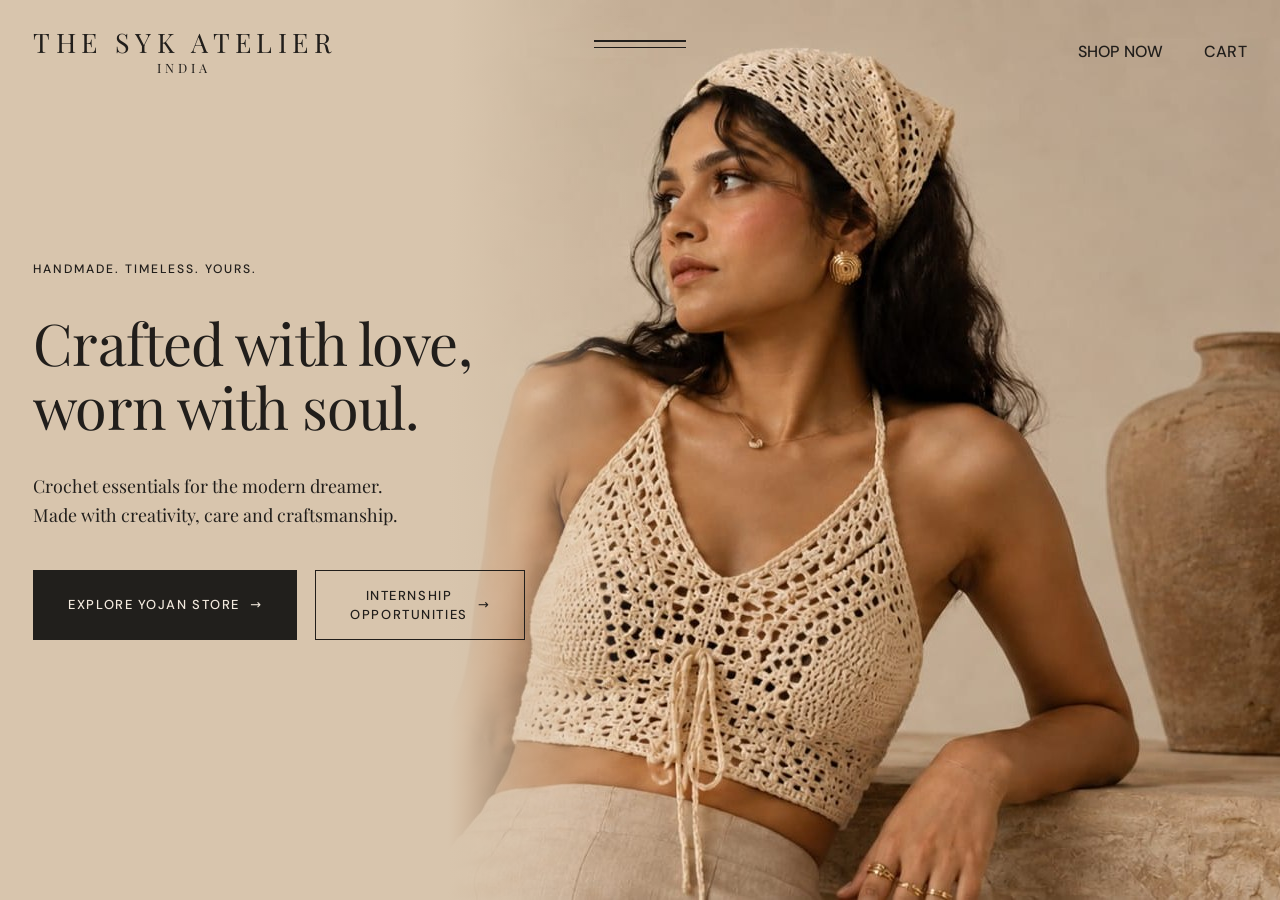
<file: index.html>
<!doctype html>
<html lang="en">
<head>
  <meta charset="utf-8" />
  <meta name="viewport" content="width=device-width, initial-scale=1" />
  <title>The SYK Atelier · India — Handmade Crochet</title>
  <meta name="description" content="The SYK Atelier, India. Handmade crochet essentials made with creativity, care and craftsmanship, and internships for students who want to learn the craft." />
  <meta name="theme-color" content="#D8C5AD" />
  <link rel="icon" href="/assets/favicon.svg" type="image/svg+xml" />
  <link rel="preload" href="/fonts/playfair-display-latin-400-normal.woff2" as="font" type="font/woff2" crossorigin />
  <link rel="stylesheet" href="/css/styles.css" />
</head>
<body>
  <header data-site-header="overlay"></header>

  <main>
    <section class="hero" aria-labelledby="hero-title">
      <div class="hero-media" id="hero-media">
        <div class="hero-placeholder" aria-hidden="true">
          <!-- Shown until /assets/images/hero.jpg is added -->
          <svg viewBox="0 0 400 400" fill="none" stroke="#62584E" stroke-width="1">
            <circle cx="200" cy="200" r="190" stroke-opacity=".35" />
            <circle cx="200" cy="200" r="150" stroke-opacity=".3" stroke-dasharray="2 6" />
            <g stroke-opacity=".55">
              <path d="M200 40c40 40 40 80 0 120-40-40-40-80 0-120Z" />
              <path d="M360 200c-40 40-80 40-120 0 40-40 80-40 120 0Z" />
              <path d="M200 360c-40-40-40-80 0-120 40 40 40 80 0 120Z" />
              <path d="M40 200c40-40 80-40 120 0-40 40-80 40-120 0Z" />
              <path d="M313 87c0 57-28 85-85 85 0-57 28-85 85-85Z" />
              <path d="M313 313c-57 0-85-28-85-85 57 0 85 28 85 85Z" />
              <path d="M87 313c0-57 28-85 85-85 0 57-28 85-85 85Z" />
              <path d="M87 87c57 0 85 28 85 85-57 0-85-28-85-85Z" />
            </g>
            <circle cx="200" cy="200" r="22" stroke-opacity=".6" />
            <circle cx="200" cy="200" r="8" stroke-opacity=".6" />
          </svg>
        </div>
        <img src="/assets/images/hero.jpg" alt="A woman wearing a handmade crochet top and headscarf beside a clay vase"
             fetchpriority="high" onerror="this.remove()" />
      </div>

      <div class="container wide hero-content">
        <div class="inner">
          <p class="eyebrow">Handmade. Timeless. Yours.</p>
                    <h1 id="hero-title"><span class="line">Crafted with love,</span> <span class="line">worn with soul.</span></h1>
          <p class="lede">Crochet essentials for the modern dreamer.<br />Made with creativity, care and craftsmanship.</p>
          <div class="actions">
            <a class="btn" id="store-cta" role="link" aria-disabled="true" title="Link coming soon">Explore Yojan Store <span class="arrow" aria-hidden="true">→</span></a>
            <a class="btn btn-ghost" href="/internships.html"><span class="two-line">Internship<br />Opportunities</span> <span class="arrow" aria-hidden="true">→</span></a>
          </div>
        </div>
      </div>
    </section>
  </main>

  <script src="/js/config.js"></script>
  <script src="/vendor/supabase-js-2.119.2.min.js" defer></script>
  <script src="/js/common.js" defer></script>
  <script defer>
    document.addEventListener("DOMContentLoaded", function () {
      var url = (window.SYK_CONFIG || {}).STORE_URL;
      var cta = document.getElementById("store-cta");
      if (url) { cta.href = url; cta.removeAttribute("aria-disabled"); cta.removeAttribute("role"); cta.removeAttribute("title"); }
    });
  </script>
</body>
</html>
</file>
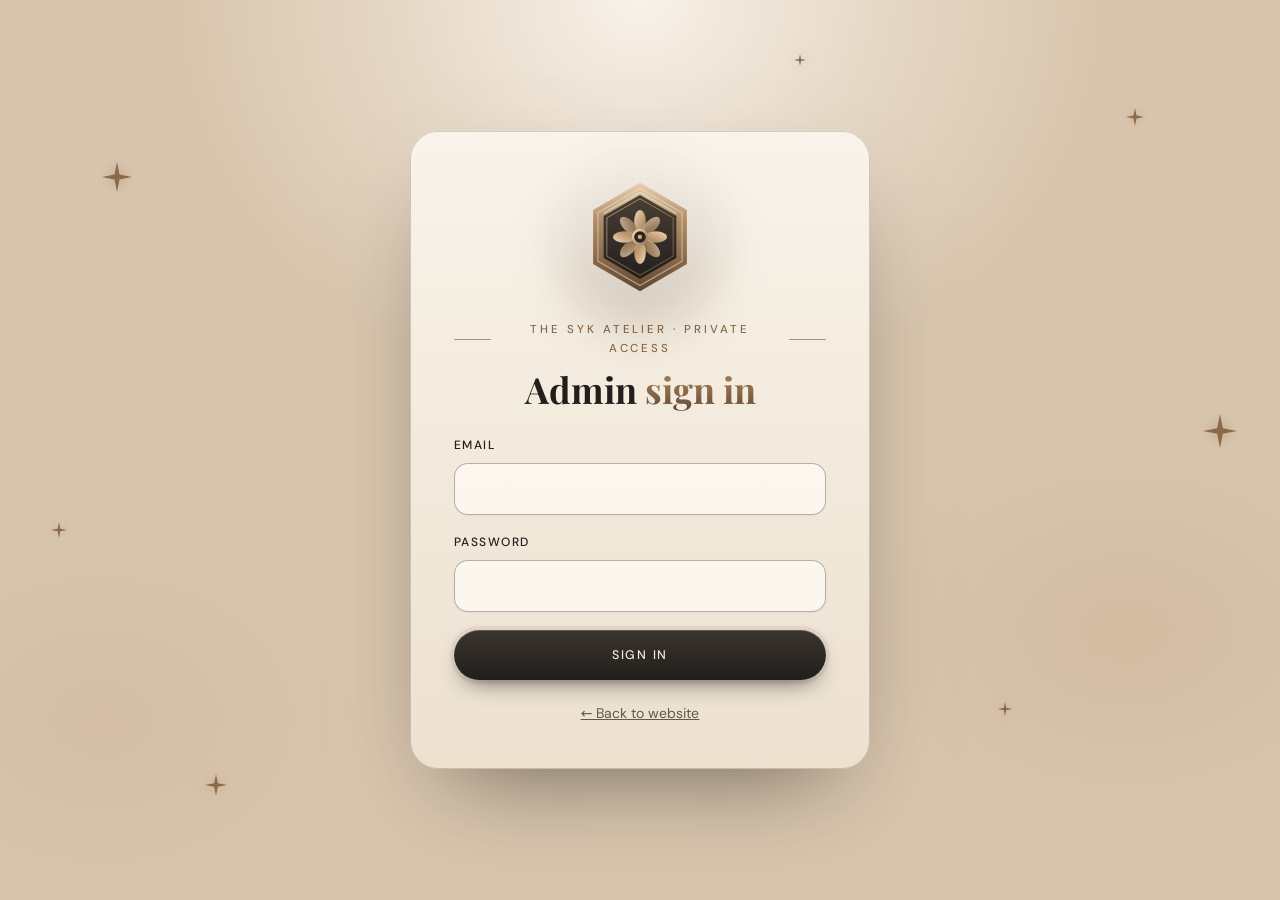
<file: admin/index.html>
<!doctype html>
<html lang="en">
<head>
  <meta charset="utf-8" />
  <meta name="viewport" content="width=device-width, initial-scale=1" />
  <title>Admin · The SYK Atelier</title>
  <meta name="robots" content="noindex, nofollow" />
  <meta name="theme-color" content="#D8C5AD" />
  <link rel="icon" href="/assets/favicon.svg" type="image/svg+xml" />
  <link rel="stylesheet" href="/css/styles.css" />
</head>
<body class="lux" data-no-chrome>

  <!-- Login -->
  <section class="login-wrap lux-glow" id="view-login" data-sparkles hidden>
    <div class="login-card">
      <div data-emblem></div>
      <p class="eyebrow-lines">The SYK Atelier · Private access</p>
      <h1>Admin <span class="accent-text">sign in</span></h1>
      <div class="alert ok" id="preview-login" hidden style="margin-bottom:20px">
        Design preview: Supabase is not connected yet, so sign-in is not available.
        <div style="margin-top:12px"><button class="btn btn-sm" type="button" id="open-preview">Open dashboard preview</button></div>
      </div>
      <form id="login-form" novalidate>
        <div class="field">
          <label for="email">Email</label>
          <input class="input" id="email" name="email" type="email" autocomplete="email" required />
        </div>
        <div class="field">
          <label for="password">Password</label>
          <input class="input" id="password" name="password" type="password" autocomplete="current-password" required />
        </div>
        <p class="alert" id="login-error" role="alert" hidden></p>
        <button class="btn" type="submit" id="login-btn">Sign in</button>
      </form>
      <p style="margin-top:22px;font-size:14px"><a href="/" class="muted">← Back to website</a></p>
    </div>
  </section>

  <!-- Admin app -->
  <div class="admin-shell" id="view-app" hidden>
    <aside class="admin-side">
      <a class="admin-brand" href="#/dashboard">
        <span data-emblem class="sm" style="width:44px;height:49px;margin:0"></span>
        <span class="t">The SYK Atelier<small>Certificate studio</small></span>
      </a>
      <nav class="admin-nav" aria-label="Admin">
        <a href="#/dashboard" data-route="dashboard"><svg viewBox="0 0 20 20" fill="none" stroke="currentColor" stroke-width="1.5"><rect x="3" y="3" width="6" height="6" rx="1.5"/><rect x="11" y="3" width="6" height="4" rx="1.5"/><rect x="11" y="9" width="6" height="8" rx="1.5"/><rect x="3" y="11" width="6" height="6" rx="1.5"/></svg>Dashboard</a>
        <a href="#/new" data-route="new"><svg viewBox="0 0 20 20" fill="none" stroke="currentColor" stroke-width="1.5"><circle cx="10" cy="10" r="7.5"/><path d="M10 6.5v7M6.5 10h7"/></svg>Add New Student</a>
        <a href="#/students" data-route="students"><svg viewBox="0 0 20 20" fill="none" stroke="currentColor" stroke-width="1.5"><path d="M4 5h12M4 10h12M4 15h8"/></svg>Student Records</a>
      </nav>
      <div class="foot">
        <span class="who" id="who"></span>
        <a href="/" class="muted" target="_blank" rel="noopener">View website ↗</a>
        <button class="btn btn-sm btn-ghost" type="button" id="logout">Sign out</button>
      </div>
    </aside>

    <main class="admin-main">
      <div class="alert ok" id="preview-app" hidden style="margin-bottom:24px">
        Design preview: sample records are shown. Submitting the form builds the certificate PDF so you can check the template, but nothing is saved.
      </div>

      <!-- Dashboard -->
      <section id="route-dashboard" hidden>
        <div class="admin-head">
          <div>
            <p class="eyebrow">Dashboard</p>
            <h1>Certificates <span class="accent-text">overview</span></h1>
          </div>
          <a class="btn" href="#/new">+ Add New Student</a>
        </div>
        <dl class="stats">
          <div class="stat is-lead"><span class="ic"><svg viewBox="0 0 20 20" fill="none" stroke="currentColor" stroke-width="1.5"><rect x="2.5" y="3.5" width="15" height="10" rx="1.5"/><circle cx="10" cy="14" r="2.6"/><path d="M8.6 16.2 8 18.5M11.4 16.2l.6 2.3"/></svg></span><dt>Total certificates issued</dt><dd id="stat-total">–</dd></div>
          <div class="stat"><span class="ic"><svg viewBox="0 0 20 20" fill="none" stroke="currentColor" stroke-width="1.5"><rect x="3" y="4" width="14" height="13" rx="2"/><path d="M3 8h14M7 2.5v3M13 2.5v3"/></svg></span><dt>Issued this month</dt><dd id="stat-month">–</dd></div>
          <div class="stat"><span class="ic"><svg viewBox="0 0 20 20" fill="none" stroke="currentColor" stroke-width="1.5"><circle cx="10" cy="10" r="7.5"/><path d="M10 6v4.5l3 1.8"/></svg></span><dt>Pending (not published)</dt><dd id="stat-draft">–</dd></div>
        </dl>
        <div class="panel">
          <div class="panel-head"><h2>Recent student records</h2><a class="link-caps" href="#/students">View all</a></div>
          <div class="table-wrap" id="recent-table"></div>
        </div>
      </section>

      <!-- Student records -->
      <section id="route-students" hidden>
        <div class="admin-head">
          <div>
            <p class="eyebrow">Student records</p>
            <h1>All <span class="accent-text">students</span></h1>
          </div>
          <a class="btn" href="#/new">+ Add New Student</a>
        </div>
        <div class="panel"><div class="table-wrap" id="all-table"></div></div>
      </section>

      <!-- Add student -->
      <section id="route-new" hidden>
        <div class="admin-head">
          <div>
            <p class="eyebrow">Add new student</p>
            <h1>Issue an internship <span class="accent-text">certificate</span></h1>
            <p class="muted" style="margin-top:10px;max-width:640px">The certificate ID, QR code and PDF are created automatically. The student appears on the public Internship page only after the PDF is safely stored.</p>
          </div>
        </div>

        <form id="student-form" class="form-steps" novalidate>
          <div class="form-card is-lead">
            <div class="form-card-head"><span class="num">1</span><div><h2><span class="k">Step 1:</span> Student details</h2><p>As they should appear on the certificate.</p></div></div>
            <div class="form-grid">
              <div class="field"><label for="f-student_name">Student full name</label><input class="input" id="f-student_name" name="student_name" required maxlength="120" autocomplete="off" /></div>
              <div class="field"><label for="f-father_name">Father's name</label><input class="input" id="f-father_name" name="father_name" required maxlength="120" autocomplete="off" /></div>
              <div class="field"><label for="f-course_name">Course name</label><input class="input" id="f-course_name" name="course_name" required maxlength="120" placeholder="e.g. B.A. / B.Com. / B.Sc." /></div>
              <div class="field"><label for="f-semester">Semester</label><input class="input" id="f-semester" name="semester" required maxlength="20" placeholder="e.g. IV" /></div>
              <div class="field"><label for="f-roll_number">Roll number</label><input class="input" id="f-roll_number" name="roll_number" required maxlength="40" /></div>
              <div class="field"><label for="f-college_name">College name</label><input class="input" id="f-college_name" name="college_name" required maxlength="160" /></div>
            </div>
          </div>

          <div class="form-card">
            <div class="form-card-head"><span class="num">2</span><div><h2><span class="k">Step 2:</span> Internship details</h2><p>Minimum duration is 120 hours.</p></div></div>
            <div class="form-grid">
              <div class="field full"><label for="f-training_name">Internship / Training name</label><input class="input" id="f-training_name" name="training_name" required maxlength="120" placeholder="e.g. Crochet Product Design Internship" /></div>
              <div class="field"><label for="f-start_date">Internship start date</label><input class="input" id="f-start_date" name="start_date" type="date" required /></div>
              <div class="field"><label for="f-end_date">Internship completion date</label><input class="input" id="f-end_date" name="end_date" type="date" required /></div>
              <div class="field"><label for="f-hours">Internship hours</label><input class="input" id="f-hours" name="hours" type="number" min="120" max="2000" step="1" required /><span class="hint">Minimum 120 hours.</span></div>
              <div class="field"><label for="f-academic_year">Academic year</label><input class="input" id="f-academic_year" name="academic_year" required pattern="\d{4}-\d{2}" placeholder="e.g. 2026-27" maxlength="7" /><span class="hint">Format: 2026-27</span></div>
              <div class="field full"><label for="f-duties">Internship duties / responsibilities</label><textarea class="textarea" id="f-duties" name="duties" required maxlength="600"></textarea><span class="hint"><span id="duties-count">0</span>/600 characters. Printed on the certificate.</span></div>
            </div>
          </div>

          <div class="form-card">
            <div class="form-card-head"><span class="num">3</span><div><h2><span class="k">Step 3:</span> Authorized signatory</h2><p>Signature and seal images are set in js/config.js.</p></div></div>
            <div class="form-grid">
              <div class="field"><label for="f-signatory_name">Signatory name</label><input class="input" id="f-signatory_name" name="signatory_name" required maxlength="80" /></div>
              <div class="field"><label for="f-signatory_designation">Designation</label><input class="input" id="f-signatory_designation" name="signatory_designation" required maxlength="80" placeholder="e.g. Founder &amp; Director" /></div>
              <label class="check full">
                <input type="checkbox" id="f-confirm" required />
                <span>I have checked these details. The certificate cannot be edited after it is issued.</span>
              </label>
            </div>
            <p class="alert" id="form-error" role="alert" hidden style="margin-top:20px"></p>
            <div class="form-actions" style="margin-top:24px">
              <button class="btn btn-ghost" type="reset">Clear form</button>
              <button class="btn btn-accent" type="submit" id="issue-btn">Generate &amp; issue certificate</button>
            </div>
          </div>
        </form>

        <div class="form-card is-lead" id="issue-result" hidden style="text-align:center;padding:clamp(28px,4vw,48px)"></div>
      </section>
    </main>
  </div>

  <!-- Delete confirmation -->
  <div class="modal" id="delete-modal" role="dialog" aria-modal="true" aria-labelledby="del-title" hidden>
    <div class="modal-backdrop" data-close></div>
    <div class="modal-dialog confirm-dialog">
      <p class="eyebrow">Delete certificate</p>
      <h2 id="del-title">Delete <span id="del-name"></span>?</h2>
      <p class="muted">Certificate <strong id="del-id" class="idcell"></strong> and its saved PDF will be removed permanently. This cannot be undone.</p>
      <p class="muted" id="del-published">It will disappear from the Internship page, and its QR code will show <strong>invalid</strong>. The ID is never reused.</p>
      <p class="alert" id="del-error" role="alert" hidden></p>
      <div class="form-actions">
        <button class="btn btn-ghost" type="button" id="del-cancel">Cancel</button>
        <button class="btn btn-danger" type="button" id="del-confirm">Delete certificate</button>
      </div>
    </div>
  </div>

  <script src="/js/config.js"></script>
  <script src="/vendor/supabase-js-2.119.2.min.js" defer></script>
  <script src="/vendor/jspdf-2.5.2.umd.min.js" defer></script>
  <script src="/vendor/qrcode-1.0.0.min.js" defer></script>
  <script src="/js/common.js" defer></script>
  <script src="/js/certificate-pdf.js" defer></script>
  <script src="/js/admin.js" defer></script>
</body>
</html>
</file>
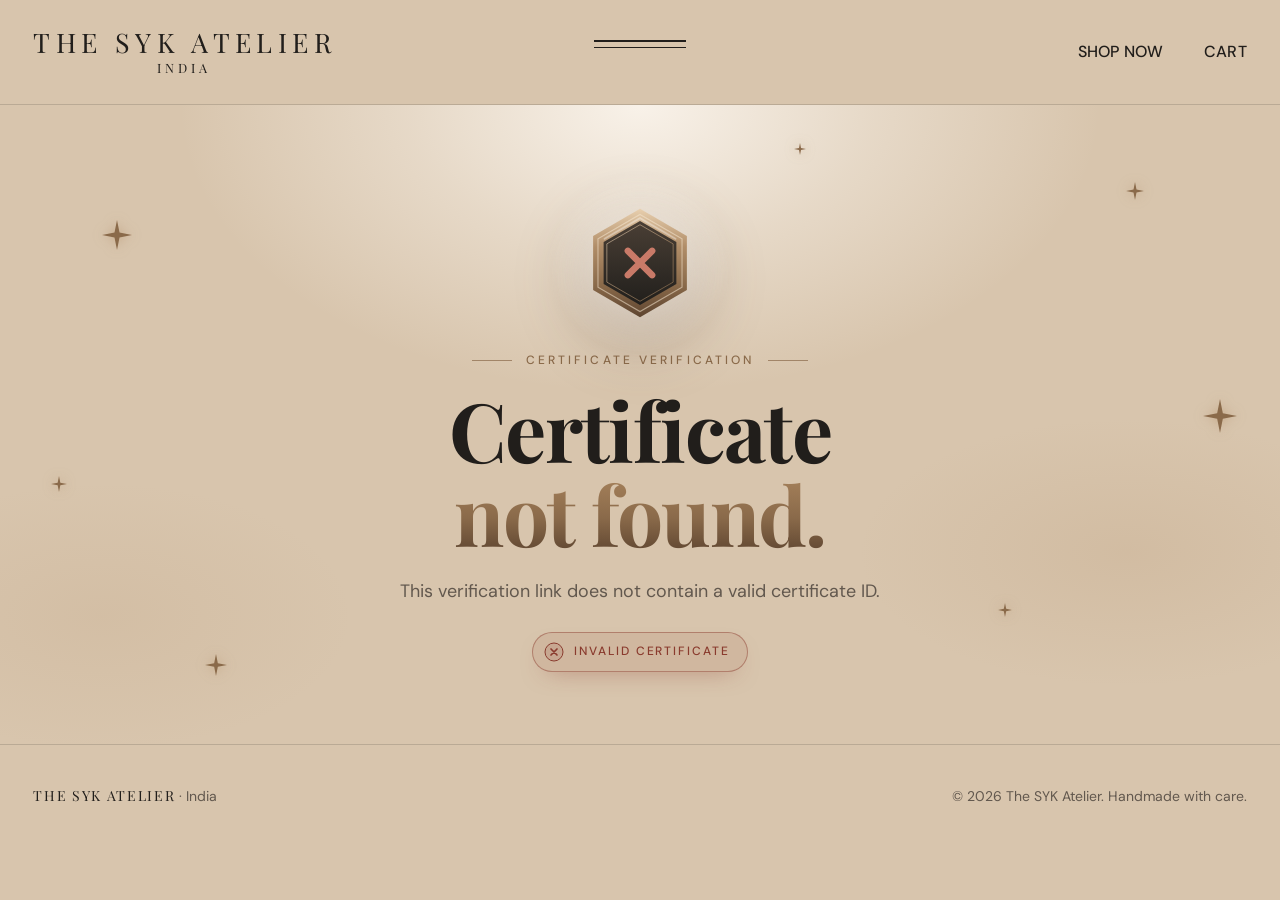
<file: certificate.html>
<!doctype html>
<html lang="en">
<head>
  <meta charset="utf-8" />
  <meta name="viewport" content="width=device-width, initial-scale=1" />
  <title>Certificate Verification · The SYK Atelier</title>
  <meta name="description" content="Verify an internship certificate issued by The SYK Atelier, India." />
  <meta name="theme-color" content="#D8C5AD" />
  <meta name="robots" content="noindex" />
  <link rel="icon" href="/assets/favicon.svg" type="image/svg+xml" />
  <link rel="stylesheet" href="/css/styles.css" />
</head>
<body class="lux" data-preview-notice>
  <header data-site-header="solid"></header>

  <main>
    <section class="lux-hero lux-glow" data-sparkles>
      <div class="container wide">
        <div class="emblem" id="v-emblem"></div>
        <p class="eyebrow-lines">Certificate verification</p>
        <h1 class="lux-title" id="v-title"><span class="line">Checking…</span></h1>
        <p class="lux-lede" id="v-sub">Looking up this certificate in The SYK Atelier records.</p>
        <div class="verify-status" id="v-status"></div>
      </div>
    </section>

    <section class="section" id="v-body" hidden style="padding-top:0;padding-bottom:clamp(64px,9vw,120px)">
      <div class="container wide verify-layout">
        <div class="pdf-frame" id="v-pdf"></div>
        <aside class="info-card">
          <p class="title">Certificate details</p>
          <dl class="facts" id="v-facts"></dl>
          <div class="side-actions">
            <button class="btn btn-accent" type="button" id="v-download">Download Certificate</button>
            <a class="btn btn-ghost" href="/internships.html">All certified students</a>
          </div>
        </aside>
      </div>
    </section>
  </main>

  <footer data-site-footer></footer>

  <script src="/js/config.js"></script>
  <script src="/vendor/supabase-js-2.119.2.min.js" defer></script>
  <script src="/js/common.js" defer></script>
  <script src="/js/verify.js" defer></script>
</body>
</html>
</file>
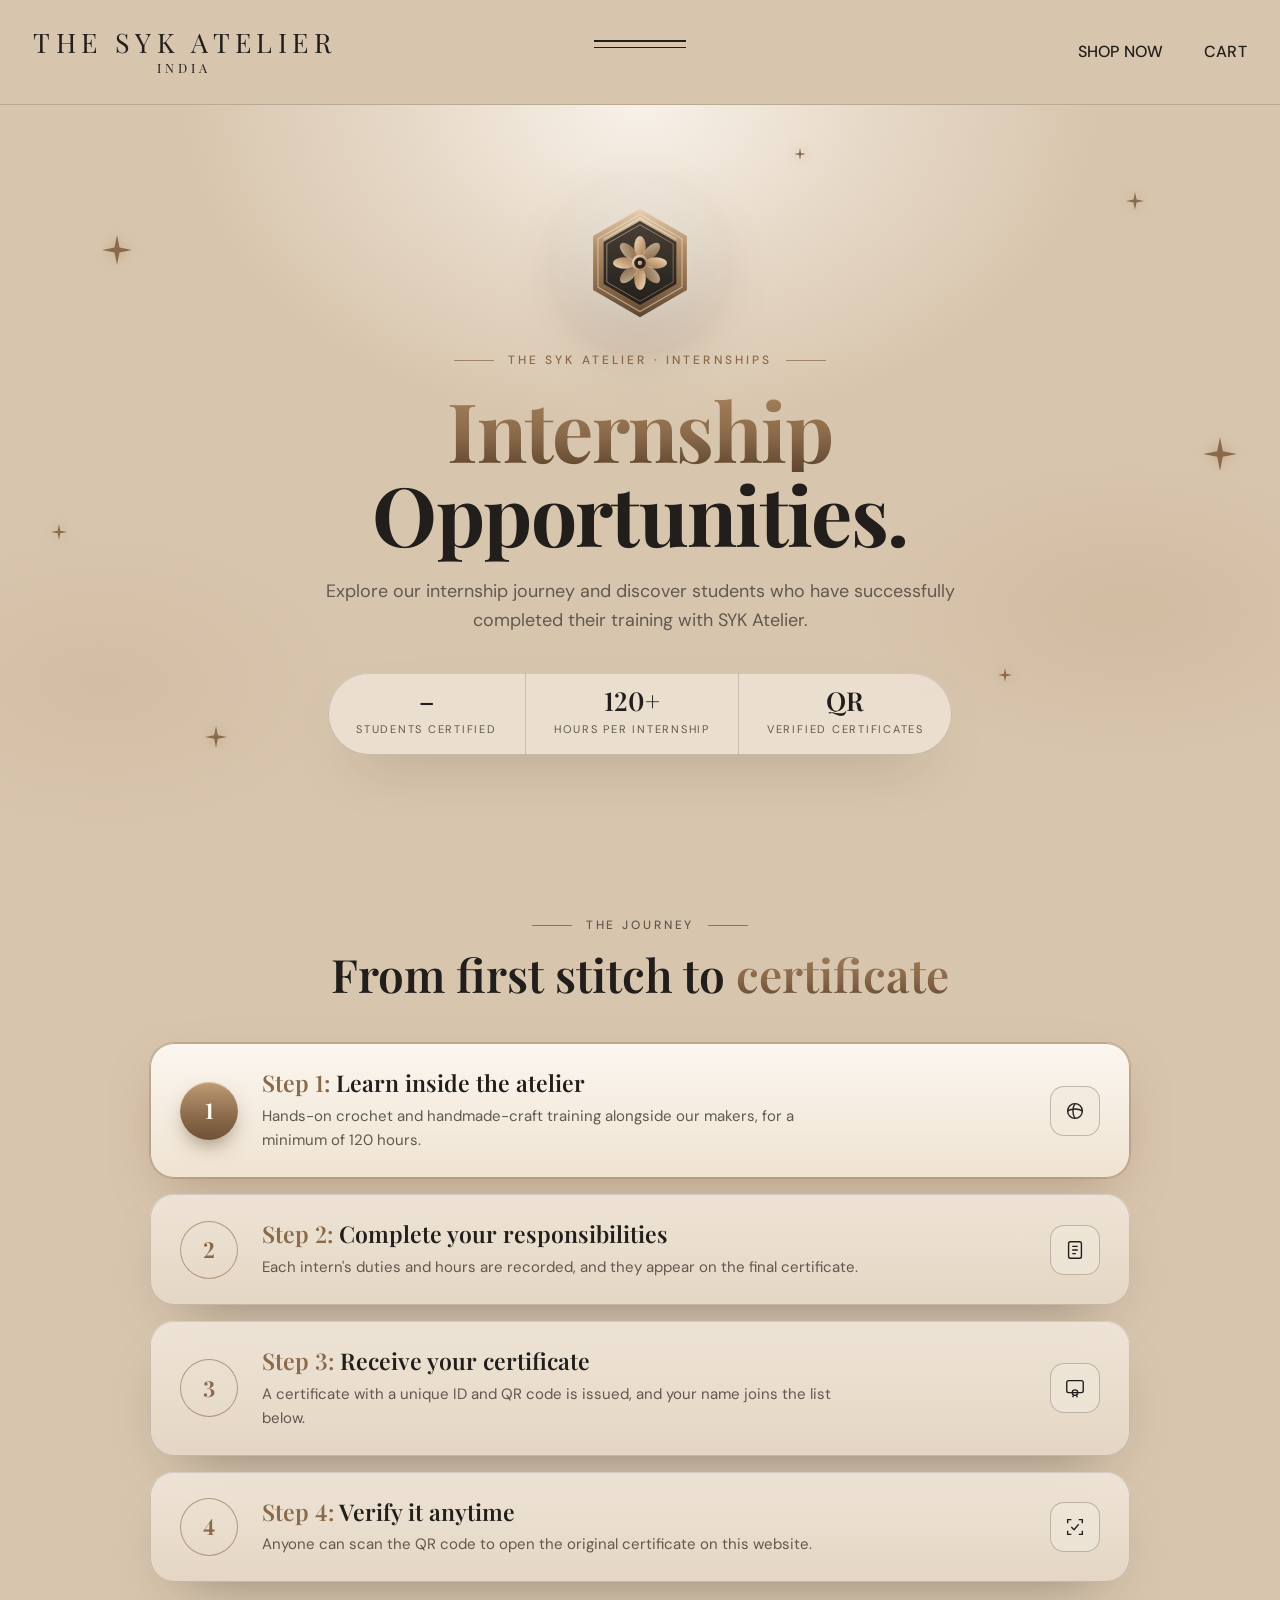
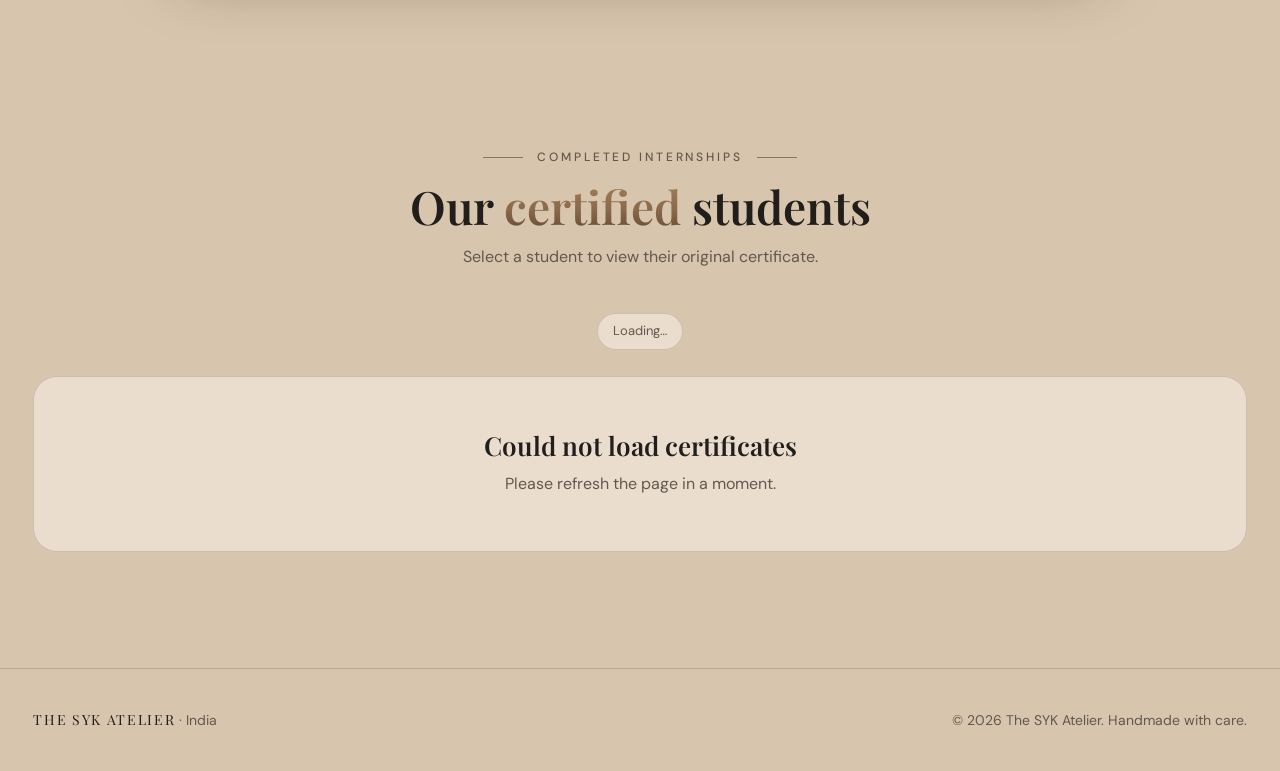
<file: internships.html>
<!doctype html>
<html lang="en">
<head>
  <meta charset="utf-8" />
  <meta name="viewport" content="width=device-width, initial-scale=1" />
  <title>Internship Opportunities · The SYK Atelier</title>
  <meta name="description" content="Explore the internship journey at The SYK Atelier, India, and view certificates of students who completed their training." />
  <meta name="theme-color" content="#D8C5AD" />
  <link rel="icon" href="/assets/favicon.svg" type="image/svg+xml" />
  <link rel="stylesheet" href="/css/styles.css" />
</head>
<body class="lux" data-preview-notice>
  <header data-site-header="solid"></header>

  <main>
    <section class="lux-hero lux-glow" data-sparkles>
      <div class="container wide">
        <div data-emblem></div>
        <p class="eyebrow-lines">The SYK Atelier · Internships</p>
        <h1 class="lux-title"><span class="line accent-text">Internship</span><span class="line">Opportunities.</span></h1>
        <p class="lux-lede">Explore our internship journey and discover students who have successfully completed their training with SYK Atelier.</p>
        <div class="hero-stats" role="list">
          <div role="listitem"><b id="stat-students">–</b><span>Students certified</span></div>
          <div role="listitem"><b>120+</b><span>Hours per internship</span></div>
          <div role="listitem"><b>QR</b><span>Verified certificates</span></div>
        </div>
      </div>
    </section>

    <section class="section" aria-labelledby="journey-title">
      <div class="container wide">
        <div class="section-head">
          <p class="eyebrow-lines">The journey</p>
          <h2 id="journey-title">From first stitch to <span class="accent-text">certificate</span></h2>
        </div>
        <ol class="steps">
          <li class="step is-lead">
            <span class="num">1</span>
            <div><h3><span class="k">Step 1:</span> Learn inside the atelier</h3><p>Hands-on crochet and handmade-craft training alongside our makers, for a minimum of 120 hours.</p></div>
            <span class="ico" aria-hidden="true"><svg viewBox="0 0 24 24" fill="none" stroke="currentColor" stroke-width="1.5"><circle cx="12" cy="12" r="8"/><path d="M4 12c4-3 12-3 16 0M12 4c-3 4-3 12 0 16"/></svg></span>
          </li>
          <li class="step">
            <span class="num">2</span>
            <div><h3><span class="k">Step 2:</span> Complete your responsibilities</h3><p>Each intern's duties and hours are recorded, and they appear on the final certificate.</p></div>
            <span class="ico" aria-hidden="true"><svg viewBox="0 0 24 24" fill="none" stroke="currentColor" stroke-width="1.5"><rect x="5" y="3" width="14" height="18" rx="2"/><path d="M9 8h6M9 12h6M9 16h4"/></svg></span>
          </li>
          <li class="step">
            <span class="num">3</span>
            <div><h3><span class="k">Step 3:</span> Receive your certificate</h3><p>A certificate with a unique ID and QR code is issued, and your name joins the list below.</p></div>
            <span class="ico" aria-hidden="true"><svg viewBox="0 0 24 24" fill="none" stroke="currentColor" stroke-width="1.5"><rect x="3" y="4" width="18" height="13" rx="2"/><circle cx="12" cy="17" r="3"/><path d="M10.5 19.5 9.5 22M13.5 19.5l1 2.5"/></svg></span>
          </li>
          <li class="step">
            <span class="num">4</span>
            <div><h3><span class="k">Step 4:</span> Verify it anytime</h3><p>Anyone can scan the QR code to open the original certificate on this website.</p></div>
            <span class="ico" aria-hidden="true"><svg viewBox="0 0 24 24" fill="none" stroke="currentColor" stroke-width="1.5"><path d="M4 8V4h4M16 4h4v4M20 16v4h-4M8 20H4v-4"/><path d="M8 12l3 3 5-6"/></svg></span>
          </li>
        </ol>
      </div>
    </section>

    <section class="section" aria-labelledby="completed-title" style="padding-bottom:clamp(64px,9vw,120px)">
      <div class="container wide">
        <div class="section-head">
          <p class="eyebrow-lines">Completed internships</p>
          <h2 id="completed-title">Our <span class="accent-text">certified</span> students</h2>
          <p>Select a student to view their original certificate.</p>
        </div>
        <div class="directory-meta"><span class="count-chip" id="count" aria-live="polite">Loading…</span></div>
        <ul class="grid" id="students" aria-busy="true"></ul>
      </div>
    </section>
  </main>

  <footer data-site-footer></footer>

  <!-- Certificate modal -->
  <div class="modal" id="cert-modal" hidden>
    <div class="modal-backdrop" data-close></div>
    <div class="modal-dialog" role="dialog" aria-modal="true" aria-labelledby="modal-name" tabindex="-1">
      <div class="modal-head">
        <div class="who">
          <div data-emblem class="sm"></div>
          <div>
            <p class="eyebrow" id="modal-id"></p>
            <h2 id="modal-name"></h2>
          </div>
        </div>
        <button class="modal-x" type="button" aria-label="Close" data-close></button>
      </div>
      <div class="modal-body">
        <div class="pdf-frame" id="modal-pdf"></div>
        <div class="info-card">
          <span class="status valid">
            <svg viewBox="0 0 20 20" aria-hidden="true"><circle cx="10" cy="10" r="9" fill="currentColor" opacity=".15"/><circle cx="10" cy="10" r="9" fill="none" stroke="currentColor"/><path d="M6 10.3l2.6 2.6L14 7.4" fill="none" stroke="currentColor" stroke-width="1.7" stroke-linecap="round" stroke-linejoin="round"/></svg>
            Valid certificate
          </span>
          <dl class="facts" id="modal-facts"></dl>
          <div class="side-actions">
            <button class="btn btn-accent" type="button" id="modal-download">Download Certificate</button>
            <a class="btn btn-ghost" id="modal-verify" href="#">Open verification page</a>
          </div>
        </div>
      </div>
    </div>
  </div>

  <script src="/js/config.js"></script>
  <script src="/vendor/supabase-js-2.119.2.min.js" defer></script>
  <script src="/js/common.js" defer></script>
  <script src="/js/internships.js" defer></script>
</body>
</html>
</file>
<file: css/styles.css>
/* THE SYK ATELIER — warm editorial design system */

@font-face { font-family: "Playfair Display"; src: url("/fonts/playfair-display-latin-400-normal.woff2") format("woff2"); font-weight: 400; font-style: normal; font-display: swap; }
@font-face { font-family: "Playfair Display"; src: url("/fonts/playfair-display-latin-400-italic.woff2") format("woff2"); font-weight: 400; font-style: italic; font-display: swap; }
@font-face { font-family: "Playfair Display"; src: url("/fonts/playfair-display-latin-600-normal.woff2") format("woff2"); font-weight: 600; font-style: normal; font-display: swap; }
@font-face { font-family: "Playfair Display"; src: url("/fonts/playfair-display-latin-700-normal.woff2") format("woff2"); font-weight: 700; font-style: normal; font-display: swap; }
@font-face { font-family: "DM Sans"; src: url("/fonts/dm-sans-latin-400-normal.woff2") format("woff2"); font-weight: 400; font-style: normal; font-display: swap; }
@font-face { font-family: "DM Sans"; src: url("/fonts/dm-sans-latin-500-normal.woff2") format("woff2"); font-weight: 500 700; font-style: normal; font-display: swap; }

:root {
  --bg: #d8c5ad;          /* main background, warm beige */
  --bg-2: #e8dccb;        /* secondary background */
  --bg-3: #f2e9dd;        /* light background */
  --text: #211e1b;        /* primary text */
  --text-2: #62584e;      /* secondary text */
  --btn: #211f1c;         /* dark buttons */
  --line: #827568;        /* borders */
  --line-soft: rgba(130, 117, 104, 0.35);
  --valid: #4c5a3c;
  --invalid: #8a3b2e;

  --serif: "Playfair Display", Georgia, "Times New Roman", serif;
  --sans: "DM Sans", "Inter", system-ui, -apple-system, "Segoe UI", sans-serif;

  --gutter: clamp(16px, 4vw, 56px);
  --max: 1280px;
  --ease: cubic-bezier(0.2, 0.7, 0.2, 1);
  color-scheme: light;
}

*, *::before, *::after { box-sizing: border-box; }
html { -webkit-text-size-adjust: 100%; scroll-behavior: smooth; }
body {
  margin: 0;
  background: var(--bg);
  color: var(--text);
  font-family: var(--sans);
  font-size: 16px;
  line-height: 1.6;
  -webkit-font-smoothing: antialiased;
  font-variant-numeric: lining-nums;
}
img { max-width: 100%; display: block; }
a { color: inherit; }
h1, h2, h3 { font-family: var(--serif); font-weight: 400; line-height: 1.1; margin: 0; text-wrap: balance; }
p { margin: 0; }
button { font: inherit; color: inherit; }
:focus-visible { outline: 2px solid var(--text); outline-offset: 3px; }
::selection { background: var(--text); color: var(--bg-3); }
[hidden] { display: none !important; }

.container { width: 100%; max-width: var(--max); margin: 0 auto; padding: 0 var(--gutter); }
.container.wide { max-width: none; padding: 0 clamp(20px, 2.6vw, 44px); }

.eyebrow {
  font-size: 12px;
  font-weight: 500;
  letter-spacing: 0.24em;
  text-transform: uppercase;
  color: var(--text);
}
.muted { color: var(--text-2); }

/* ---------- Buttons ---------- */
.btn {
  display: inline-flex; align-items: center; justify-content: center; gap: 10px;
  min-height: 52px; padding: 0 28px;
  border: 1px solid var(--btn); border-radius: 0;
  background: var(--btn); color: var(--bg-3);
  font-family: var(--sans); font-size: 12.5px; font-weight: 500; letter-spacing: 0.18em; text-transform: uppercase;
  text-decoration: none; text-align: center; cursor: pointer;
  transition: background .3s var(--ease), color .3s var(--ease), border-color .3s var(--ease);
}
.btn:hover { background: #3a3530; border-color: #3a3530; }
.btn-ghost { background: transparent; color: var(--text); border-color: var(--text); }
.btn-ghost:hover { background: var(--text); color: var(--bg-3); }
.btn-sm { min-height: 40px; padding: 0 18px; font-size: 11.5px; }
.btn[disabled] { opacity: .5; cursor: not-allowed; }
.btn[aria-disabled="true"] { cursor: default; }
.btn .arrow { display: inline-block; transition: transform .3s var(--ease); }
.btn:hover .arrow { transform: translateX(4px); }

.link-caps {
  font-size: 12px; font-weight: 500; letter-spacing: 0.2em; text-transform: uppercase; text-decoration: none;
  padding: 6px 0; border-bottom: 1px solid transparent; transition: border-color .3s var(--ease);
}
.link-caps:hover { border-bottom-color: currentColor; }

/* ---------- Header ---------- */
.site-header { position: absolute; top: 0; left: 0; right: 0; z-index: 20; }
.site-header.is-solid { position: sticky; background: var(--bg); border-bottom: 1px solid var(--line-soft); }
.bar {
  display: grid; grid-template-columns: 1fr auto 1fr; align-items: center; gap: 16px;
  height: 104px;
}
.wordmark { display: inline-flex; flex-direction: column; align-items: center; text-decoration: none; line-height: 1; justify-self: start; color: var(--text); }
.wordmark .name { font-family: var(--serif); font-size: clamp(20px, 2.1vw, 30px); letter-spacing: 0.2em; text-transform: uppercase; margin-right: -0.2em; }
.wordmark .place { margin-top: 6px; font-family: var(--serif); font-size: clamp(11px, 1vw, 15px); letter-spacing: 0.3em; text-transform: uppercase; margin-right: -0.3em; }
.menu-toggle {
  justify-self: center; align-self: start; margin-top: 22px;
  width: 104px; height: 44px; display: grid; place-items: center;
  border: 0; background: none; cursor: pointer;
}
.menu-toggle .lines { display: grid; gap: 5px; }
.menu-toggle .lines span { display: block; width: 92px; height: 1.5px; background: var(--text); transition: width .35s var(--ease); justify-self: center; }
.menu-toggle:hover .lines span:last-child { width: 64px; }
.header-links { justify-self: end; display: flex; gap: clamp(24px, 3.2vw, 50px); }
.header-links a {
  font-family: var(--sans); font-size: 16px; font-weight: 500; letter-spacing: 0.01em; text-transform: uppercase;
  text-decoration: none; color: var(--text); padding: 6px 0; border-bottom: 1px solid transparent; transition: border-color .3s var(--ease);
}
.header-links a:hover { border-bottom-color: currentColor; }
a.is-unset { cursor: default; }
.header-links a.is-unset:hover { border-bottom-color: transparent; }

/* Full-screen menu */
.menu-panel {
  position: fixed; inset: 0; z-index: 50; background: var(--bg-3);
  display: flex; flex-direction: column;
  opacity: 0; visibility: hidden; transition: opacity .35s var(--ease), visibility .35s;
}
.menu-panel.is-open { opacity: 1; visibility: visible; }
.menu-panel .bar { border-bottom: 1px solid var(--line-soft); }
.menu-close { justify-self: center; width: 48px; height: 48px; border: 0; background: none; cursor: pointer; position: relative; }
.menu-close::before, .menu-close::after { content: ""; position: absolute; left: 8px; right: 8px; top: 50%; height: 1.5px; background: var(--text); }
.menu-close::before { transform: rotate(45deg); }
.menu-close::after { transform: rotate(-45deg); }
.menu-list { list-style: none; margin: 0; padding: clamp(32px, 8vh, 80px) 0; display: grid; gap: 8px; }
.menu-list a {
  font-family: var(--serif); font-size: clamp(32px, 6vw, 60px); line-height: 1.2; text-decoration: none;
  display: inline-block; transition: color .3s var(--ease), transform .3s var(--ease);
}
.menu-list a:hover { color: var(--text-2); transform: translateX(6px); }
.menu-foot { margin-top: auto; padding-bottom: 32px; color: var(--text-2); font-size: 14px; letter-spacing: .2em; text-transform: uppercase; }

/* ---------- Hero (matches the client reference) ---------- */
.hero { position: relative; min-height: max(640px, 100svh); display: flex; align-items: center; overflow: hidden; background: var(--bg); }
.hero-media { position: absolute; top: 0; right: 0; bottom: 0; width: 65%; }
.hero-media img { position: relative; width: 100%; height: 100%; object-fit: cover; object-position: 30% 22%; }
.hero-media::after {
  /* melts the photo's left edge into the page background */
  content: ""; position: absolute; inset: 0; pointer-events: none;
  background: linear-gradient(90deg, var(--bg) 0%, rgba(216,197,173,.55) 9%, rgba(216,197,173,0) 22%);
}
.hero-placeholder { position: absolute; inset: 0; background: radial-gradient(60% 70% at 55% 45%, #e8dccb 0%, rgba(232,220,203,0) 70%); }
.hero-placeholder svg { position: absolute; left: 50%; top: 50%; transform: translate(-50%, -50%); width: min(40vw, 520px); height: auto; opacity: .5; }
.hero-content { position: relative; z-index: 1; padding-top: 150px; padding-bottom: 96px; }
.hero-content .inner { max-width: 760px; }
.hero h1 .line { display: block; white-space: nowrap; }
.hero .eyebrow { font-size: clamp(12px, .95vw, 15px); letter-spacing: 0.16em; }
.hero h1 {
  font-size: clamp(42px, 4.5vw, 76px); line-height: 1.12; letter-spacing: -0.015em;
  margin: clamp(22px, 2.4vw, 34px) 0 clamp(22px, 2.6vw, 36px);
}
.hero .lede { font-family: var(--serif); font-size: clamp(17px, 1.4vw, 21px); line-height: 1.6; color: var(--text); max-width: 460px; }
.hero .actions { display: flex; flex-wrap: wrap; gap: 18px; margin-top: clamp(32px, 3.2vw, 48px); }
.hero .btn { min-height: 70px; padding: 0 34px; font-size: clamp(13px, 1vw, 15px); letter-spacing: 0.12em; }
.hero .btn-ghost { border-color: var(--text); }
.hero .btn .two-line { display: inline-block; text-align: center; line-height: 1.5; }

/* =====================================================================
   PREMIUM LAYER — inner pages (internships, certificate, verify, admin)
   Same beige palette; depth, glow, emblem, numbered cards, pill buttons.
   ===================================================================== */
:root {
  --accent: #8a6a4a;        /* earthy caramel, a deeper shade of the beige */
  --accent-2: #b08d68;
  --accent-soft: rgba(138, 106, 74, 0.14);
  --radius: 24px;
  --radius-sm: 16px;
  --shadow: 0 1px 0 rgba(255,255,255,.6) inset, 0 24px 60px -34px rgba(33,30,27,.55);
  --shadow-lg: 0 1px 0 rgba(255,255,255,.7) inset, 0 40px 90px -40px rgba(33,30,27,.6);
  --glow: 0 0 0 1px rgba(138,106,74,.28), 0 18px 50px -18px rgba(138,106,74,.55);
}

/* Inner-page buttons: pills with depth (the homepage hero keeps its square buttons) */
.lux .btn {
  border-radius: 999px; border: 0; min-height: 50px; padding: 0 26px;
  background: linear-gradient(180deg, #3b342d 0%, #211f1c 100%);
  color: var(--bg-3); letter-spacing: .14em;
  box-shadow: 0 1px 0 rgba(255,255,255,.18) inset, 0 10px 24px -10px rgba(33,30,27,.75), 0 0 0 4px rgba(33,31,28,.06);
  transition: transform .3s var(--ease), box-shadow .3s var(--ease), background .3s var(--ease);
}
.lux .btn:hover { transform: translateY(-1px); background: linear-gradient(180deg, #4a4138 0%, #2a2622 100%); box-shadow: 0 1px 0 rgba(255,255,255,.2) inset, 0 16px 30px -12px rgba(33,30,27,.8), 0 0 0 5px rgba(138,106,74,.14); }
.lux .btn-ghost {
  background: rgba(242,233,221,.55); color: var(--text);
  box-shadow: 0 0 0 1px rgba(33,30,27,.55) inset, 0 8px 20px -14px rgba(33,30,27,.5);
}
.lux .btn-ghost:hover { background: var(--bg-3); color: var(--text); box-shadow: 0 0 0 1px var(--text) inset, 0 12px 26px -14px rgba(33,30,27,.55); }
.lux .btn-accent {
  background: linear-gradient(180deg, #b08d68 0%, #8a6a4a 55%, #6e5238 100%); color: #fffaf3;
  box-shadow: 0 1px 0 rgba(255,255,255,.35) inset, 0 12px 28px -10px rgba(110,82,56,.75), 0 0 0 5px rgba(138,106,74,.12);
}
.lux .btn-accent:hover { background: linear-gradient(180deg, #bd9a74 0%, #94734f 55%, #765a3e 100%); }
.lux .btn-sm { min-height: 40px; padding: 0 18px; }

/* Text treatments */
.accent-text {
  background: linear-gradient(180deg, #a8835c 0%, #8a6a4a 55%, #5e4530 100%);
  -webkit-background-clip: text; background-clip: text; color: transparent;
}
.eyebrow-lines { display: inline-flex; align-items: center; gap: 14px; color: var(--accent); }
.eyebrow-lines::before, .eyebrow-lines::after { content: ""; width: 40px; height: 1px; background: currentColor; opacity: .7; }

/* Warm studio lighting */
.lux-glow { position: relative; isolation: isolate; }
.lux-glow::before {
  content: ""; position: absolute; inset: 0; z-index: -1; pointer-events: none;
  background:
    radial-gradient(48% 60% at 50% 0%, rgba(250,244,236,.95) 0%, rgba(242,233,221,.55) 38%, rgba(216,197,173,0) 75%),
    radial-gradient(30% 30% at 88% 70%, rgba(176,141,104,.16) 0%, rgba(176,141,104,0) 70%),
    radial-gradient(28% 30% at 8% 80%, rgba(176,141,104,.12) 0%, rgba(176,141,104,0) 70%);
}

/* Sparkles */
.sparkles { position: absolute; inset: 0; pointer-events: none; overflow: hidden; z-index: -1; }
.sparkle { position: absolute; color: var(--accent); filter: drop-shadow(0 0 6px rgba(176,141,104,.6)); animation: twinkle 5s ease-in-out infinite; }
.sparkle svg { display: block; width: 100%; height: 100%; }
@keyframes twinkle { 0%, 100% { opacity: .45; transform: scale(.9); } 50% { opacity: 1; transform: scale(1); } }

/* Emblem (hexagonal badge with crochet flower) */
.emblem { width: 112px; height: 124px; margin: 0 auto; position: relative; filter: drop-shadow(0 16px 26px rgba(94,69,48,.45)); }
.emblem::before { content: ""; position: absolute; inset: -40px; z-index: -1; border-radius: 50%; background: radial-gradient(circle, rgba(255,250,243,.9) 0%, rgba(255,250,243,0) 65%); }
.emblem svg { width: 100%; height: 100%; display: block; }
.emblem.sm { width: 64px; height: 71px; }
.emblem.sm::before { inset: -20px; }

/* ---------- Inner-page hero ---------- */
.lux-hero { text-align: center; padding: clamp(48px, 8vw, 96px) 0 clamp(40px, 6vw, 72px); }
.lux-hero .eyebrow-lines { margin-top: 26px; font-size: 12px; font-weight: 500; letter-spacing: .26em; text-transform: uppercase; }
.lux-title { font-size: clamp(42px, 6.4vw, 84px); font-weight: 700; line-height: 1.02; letter-spacing: -0.02em; margin-top: 18px; }
.lux-title .line { display: block; }
.lux-lede { max-width: 640px; margin: 22px auto 0; font-size: clamp(16px, 1.4vw, 19px); color: var(--text-2); }
.lux-lede strong { color: var(--text); font-weight: 500; }

.hero-stats { display: inline-grid; grid-auto-flow: column; margin-top: 38px; border-radius: 999px; background: rgba(242,233,221,.7); box-shadow: 0 0 0 1px rgba(130,117,104,.35) inset, var(--shadow); backdrop-filter: blur(6px); }
.hero-stats div { padding: 14px 28px; text-align: center; }
.hero-stats div + div { border-left: 1px solid rgba(130,117,104,.3); }
.hero-stats b { display: block; font-family: var(--serif); font-size: 26px; font-weight: 600; line-height: 1.1; }
.hero-stats span { font-size: 11px; letter-spacing: .16em; text-transform: uppercase; color: var(--text-2); }

/* ---------- Section headings ---------- */
.section { padding: clamp(40px, 6vw, 80px) 0; }
.section-head { text-align: center; margin-bottom: clamp(28px, 4vw, 44px); }
.section-head .eyebrow-lines { font-size: 12px; font-weight: 500; letter-spacing: .24em; text-transform: uppercase; }
.section-head h2 { font-size: clamp(30px, 3.6vw, 46px); font-weight: 600; margin-top: 14px; }
.section-head p { margin: 12px auto 0; max-width: 560px; color: var(--text-2); }

/* ---------- Numbered step cards ---------- */
.steps { list-style: none; margin: 0 auto; padding: 0; max-width: 980px; display: grid; gap: 16px; }
.step {
  display: grid; grid-template-columns: auto 1fr auto; gap: 24px; align-items: center;
  padding: 26px 30px; border-radius: var(--radius);
  background: linear-gradient(180deg, rgba(242,233,221,.85), rgba(232,220,203,.75));
  box-shadow: 0 0 0 1px rgba(130,117,104,.32) inset, var(--shadow);
  transition: transform .35s var(--ease), box-shadow .35s var(--ease);
}
.step:hover { transform: translateY(-2px); box-shadow: 0 0 0 1px rgba(138,106,74,.5) inset, var(--shadow-lg); }
.step .num {
  width: 58px; height: 58px; border-radius: 50%; display: grid; place-items: center;
  font-family: var(--serif); font-size: 22px; font-weight: 700; color: var(--accent);
  box-shadow: 0 0 0 1px rgba(138,106,74,.6) inset;
}
.step.is-lead { background: linear-gradient(180deg, #fbf6ef 0%, #efe3d2 100%); box-shadow: 0 0 0 1px rgba(138,106,74,.55) inset, var(--glow); }
.step.is-lead .num { color: #fffaf3; background: linear-gradient(180deg, #c09b74 0%, #8a6a4a 60%, #6e5238 100%); box-shadow: 0 1px 0 rgba(255,255,255,.4) inset, 0 10px 22px -8px rgba(110,82,56,.8); }
.step h3 { font-family: var(--serif); font-size: clamp(19px, 1.8vw, 23px); font-weight: 600; line-height: 1.25; }
.step h3 .k { color: var(--accent); }
.step p { margin-top: 6px; color: var(--text-2); font-size: 15px; max-width: 600px; }
.step .ico { width: 50px; height: 50px; border-radius: 14px; display: grid; place-items: center; color: var(--text); box-shadow: 0 0 0 1px rgba(130,117,104,.45) inset; background: rgba(242,233,221,.6); }
.step .ico svg { width: 22px; height: 22px; }

/* ---------- Student directory ---------- */
.directory-meta { display: flex; justify-content: center; margin-bottom: 26px; }
.count-chip { display: inline-flex; align-items: center; gap: 8px; padding: 8px 16px; border-radius: 999px; font-size: 13px; color: var(--text-2); background: rgba(242,233,221,.7); box-shadow: 0 0 0 1px rgba(130,117,104,.3) inset; }
.grid { display: grid; grid-template-columns: repeat(auto-fit, minmax(min(100%, 300px), 360px)); justify-content: center; gap: 22px; list-style: none; margin: 0; padding: 0; }
.student-card {
  position: relative; height: 100%; display: flex; flex-direction: column; overflow: hidden;
  padding: 26px; border-radius: var(--radius);
  background: linear-gradient(180deg, #f7f0e6 0%, #ece0cf 100%);
  box-shadow: 0 0 0 1px rgba(130,117,104,.3) inset, var(--shadow);
  transition: transform .35s var(--ease), box-shadow .35s var(--ease);
}
.student-card::after { content: ""; position: absolute; width: 220px; height: 220px; right: -90px; top: -110px; border-radius: 50%; background: radial-gradient(circle, rgba(176,141,104,.22), rgba(176,141,104,0) 70%); opacity: .6; transition: opacity .35s var(--ease); pointer-events: none; }
.student-card:hover { transform: translateY(-4px); box-shadow: 0 0 0 1px rgba(138,106,74,.55) inset, var(--glow); }
.student-card:hover::after { opacity: 1; }
.student-card .top { display: flex; justify-content: space-between; align-items: center; gap: 12px; }
.monogram {
  width: 54px; height: 54px; border-radius: 50%; display: grid; place-items: center; flex: none;
  font-family: var(--serif); font-size: 19px; font-weight: 600; color: #fffaf3; letter-spacing: .04em;
  background: linear-gradient(160deg, #c09b74 0%, #8a6a4a 55%, #5e4530 100%);
  box-shadow: 0 0 0 3px #f7f0e6, 0 0 0 4px rgba(138,106,74,.5), 0 10px 20px -8px rgba(94,69,48,.7);
}
.verified-chip { display: inline-flex; align-items: center; gap: 6px; padding: 6px 12px 6px 9px; border-radius: 999px; font-size: 11px; font-weight: 500; letter-spacing: .14em; text-transform: uppercase; color: var(--valid); background: rgba(76,90,60,.09); box-shadow: 0 0 0 1px rgba(76,90,60,.35) inset; }
.verified-chip svg { width: 14px; height: 14px; }
.student-card h3 { font-size: 26px; font-weight: 600; margin-top: 22px; line-height: 1.15; }
.student-card .training { margin-top: 8px; color: var(--accent); font-weight: 500; }
.student-card .meta { display: flex; flex-wrap: wrap; gap: 8px 18px; margin-top: 16px; padding-top: 16px; border-top: 1px dashed rgba(130,117,104,.45); font-size: 13px; color: var(--text-2); }
.student-card .meta span { display: inline-flex; align-items: center; gap: 6px; }
.student-card .meta svg { width: 14px; height: 14px; opacity: .8; }
.student-card .spacer { flex: 1; min-height: 20px; }
.student-card .btn { width: 100%; }

.empty { border-radius: var(--radius); background: rgba(242,233,221,.7); box-shadow: 0 0 0 1px rgba(130,117,104,.3) inset; padding: 56px 24px; text-align: center; }
.empty h3 { font-size: 26px; font-weight: 600; }
.empty p { margin-top: 10px; color: var(--text-2); }

/* ---------- Status badges ---------- */
.status {
  display: inline-flex; align-items: center; gap: 10px; border-radius: 999px;
  font-size: 12px; font-weight: 500; letter-spacing: .16em; text-transform: uppercase; padding: 10px 18px 10px 12px;
}
.status svg { width: 20px; height: 20px; }
.status.valid { color: #3f4c31; background: linear-gradient(180deg, rgba(76,90,60,.12), rgba(76,90,60,.2)); box-shadow: 0 0 0 1px rgba(76,90,60,.45) inset, 0 10px 24px -14px rgba(76,90,60,.7); }
.status.invalid { color: var(--invalid); background: rgba(138,59,46,.1); box-shadow: 0 0 0 1px rgba(138,59,46,.45) inset, 0 10px 24px -14px rgba(138,59,46,.6); }

/* ---------- Modal ---------- */
.modal { position: fixed; inset: 0; z-index: 60; display: flex; align-items: center; justify-content: center; padding: 24px; }
.modal[hidden] { display: none; }
.modal-backdrop { position: absolute; inset: 0; background: rgba(33,30,27,.5); backdrop-filter: blur(6px); animation: fade .25s ease-out both; }
.modal-dialog {
  position: relative; width: 100%; max-width: 1060px; max-height: calc(100svh - 48px); overflow: auto;
  border-radius: 28px; background: linear-gradient(180deg, #f7f0e6 0%, #ece0cf 100%);
  box-shadow: 0 0 0 1px rgba(130,117,104,.4) inset, 0 50px 120px -40px rgba(33,30,27,.8);
  animation: rise .35s var(--ease) both;
}
.modal-head { display: flex; justify-content: space-between; align-items: center; gap: 16px; padding: 22px 26px; border-bottom: 1px solid rgba(130,117,104,.25); }
.modal-head .who { display: flex; align-items: center; gap: 16px; }
.modal-head .eyebrow { color: var(--accent); }
.modal-head h2 { font-size: clamp(24px, 2.6vw, 32px); font-weight: 600; margin-top: 4px; }
.modal-x { width: 46px; height: 46px; flex: none; border: 0; border-radius: 50%; background: rgba(242,233,221,.8); box-shadow: 0 0 0 1px rgba(130,117,104,.4) inset; cursor: pointer; position: relative; transition: background .3s, box-shadow .3s; }
.modal-x:hover { background: var(--bg-3); box-shadow: 0 0 0 1px var(--text) inset; }
.modal-x::before, .modal-x::after { content: ""; position: absolute; left: 15px; right: 15px; top: 50%; height: 1.5px; background: var(--text); }
.modal-x::before { transform: rotate(45deg); }
.modal-x::after { transform: rotate(-45deg); }
.modal-body { display: grid; grid-template-columns: minmax(0, 1fr) 300px; gap: 26px; padding: 26px; }
@keyframes fade { from { opacity: 0; } }
@keyframes rise { from { opacity: 0; transform: translateY(16px) scale(.985); } }

/* ---------- Certificate viewer ---------- */
.pdf-frame {
  position: relative; min-height: 360px; display: grid; place-items: center; border-radius: 20px;
  background: radial-gradient(70% 60% at 50% 30%, #fbf6ef 0%, #e8dccb 100%);
  box-shadow: 0 0 0 1px rgba(130,117,104,.3) inset;
}
.pdf-frame canvas { width: 100%; height: auto; display: block; border-radius: 4px; box-shadow: 0 2px 4px rgba(33,30,27,.08), 0 30px 60px -28px rgba(33,30,27,.6); }
.pdf-frame .pages { display: grid; gap: 16px; width: 100%; padding: clamp(14px, 2.4vw, 28px); }
.pdf-frame .loading { color: var(--text-2); font-size: 14px; padding: 40px; text-align: center; }
.sample-tag { position: absolute; top: 14px; left: 14px; z-index: 1; border-radius: 999px; background: var(--btn); color: var(--bg-3); font-size: 10.5px; letter-spacing: .16em; text-transform: uppercase; padding: 6px 12px; }

.info-card { border-radius: 20px; padding: 24px; background: rgba(250,245,238,.8); box-shadow: 0 0 0 1px rgba(130,117,104,.3) inset, var(--shadow); }
.info-card .title { font-size: 11px; font-weight: 500; letter-spacing: .22em; text-transform: uppercase; color: var(--accent); }
.facts { margin: 16px 0 0; display: grid; }
.facts div { padding: 11px 0; border-bottom: 1px dashed rgba(130,117,104,.4); }
.facts div:last-child { border-bottom: 0; }
.facts dt { font-size: 11px; letter-spacing: .16em; text-transform: uppercase; color: var(--text-2); }
.facts dd { margin: 3px 0 0; font-weight: 500; }
.side-actions { display: grid; gap: 10px; margin-top: 18px; }

/* ---------- Verification page ---------- */
.verify-layout { display: grid; grid-template-columns: minmax(0, 1fr) 340px; gap: 28px; align-items: start; max-width: 1180px; margin: 0 auto; }
.verify-status { margin-top: 26px; }

/* ---------- Notices / footer ---------- */
.notice { background: var(--btn); color: var(--bg-3); text-align: center; font-size: 13px; padding: 8px 16px; position: fixed; left: 0; right: 0; bottom: 0; z-index: 40; }
.site-footer { border-top: 1px solid var(--line-soft); padding: 40px 0; font-size: 14px; color: var(--text-2); }
.site-footer .row { display: flex; justify-content: space-between; gap: 16px; flex-wrap: wrap; }
.site-footer .brand { font-family: var(--serif); color: var(--text); letter-spacing: .12em; text-transform: uppercase; }

/* ---------- Forms ---------- */
.field { display: grid; gap: 8px; }
.field label { font-size: 12px; font-weight: 500; letter-spacing: .12em; text-transform: uppercase; color: var(--text); }
.field .hint { font-size: 13px; color: var(--text-2); }
.input, .textarea, .select {
  width: 100%; min-height: 52px; padding: 12px 16px; border: 0; border-radius: 14px;
  background: rgba(255,251,246,.75); color: var(--text); font: inherit;
  box-shadow: 0 0 0 1px rgba(130,117,104,.55) inset, 0 1px 2px rgba(33,30,27,.05);
  transition: box-shadow .25s, background .25s;
}
.textarea { min-height: 130px; resize: vertical; line-height: 1.55; }
.input:hover, .textarea:hover { background: #fffbf6; }
.input:focus, .textarea:focus, .select:focus { outline: none; background: #fffbf6; box-shadow: 0 0 0 1.5px var(--accent) inset, 0 0 0 5px rgba(138,106,74,.14); }
.field.has-error .input, .field.has-error .textarea { box-shadow: 0 0 0 1.5px var(--invalid) inset; }
.field .error { font-size: 13px; color: var(--invalid); }
.alert { border-radius: 14px; box-shadow: 0 0 0 1px rgba(138,59,46,.45) inset; color: var(--invalid); background: rgba(138,59,46,.07); padding: 12px 16px; font-size: 14px; }
.alert.ok { box-shadow: 0 0 0 1px rgba(76,90,60,.45) inset; color: #3f4c31; background: rgba(76,90,60,.08); }
.check { display: flex; gap: 12px; align-items: flex-start; font-size: 15px; padding: 16px 18px; border-radius: 14px; background: rgba(242,233,221,.6); box-shadow: 0 0 0 1px rgba(130,117,104,.3) inset; }
.check input { margin-top: 3px; width: 18px; height: 18px; accent-color: #211f1c; flex: none; }

/* ---------- Admin ---------- */
.admin-shell { min-height: 100svh; display: grid; grid-template-columns: 272px minmax(0, 1fr); }
.admin-side {
  position: sticky; top: 0; height: 100svh; align-self: start; display: flex; flex-direction: column; gap: 28px;
  padding: 30px 20px; background: linear-gradient(180deg, #efe4d5 0%, #e3d4c0 100%); box-shadow: -1px 0 0 rgba(130,117,104,.3) inset;
}
.admin-brand { display: flex; align-items: center; gap: 12px; text-decoration: none; color: var(--text); }
.admin-brand .t { font-family: var(--serif); font-size: 16px; letter-spacing: .14em; text-transform: uppercase; line-height: 1.2; }
.admin-brand .t small { display: block; font-family: var(--sans); font-size: 10px; letter-spacing: .3em; color: var(--accent); margin-top: 4px; }
.admin-nav { display: grid; gap: 6px; }
.admin-nav a {
  display: flex; align-items: center; gap: 12px; padding: 12px 14px; border-radius: 14px; text-decoration: none;
  font-size: 14.5px; color: var(--text-2); transition: background .25s, color .25s, box-shadow .25s;
}
.admin-nav a svg { width: 18px; height: 18px; flex: none; }
.admin-nav a:hover { color: var(--text); background: rgba(250,245,238,.6); }
.admin-nav a[aria-current="page"] { color: var(--bg-3); background: linear-gradient(180deg, #3b342d, #211f1c); box-shadow: 0 10px 22px -12px rgba(33,30,27,.8); }
.admin-side .foot { margin-top: auto; display: grid; gap: 10px; font-size: 13px; color: var(--text-2); word-break: break-all; }
.admin-side .foot .who { padding: 12px 14px; border-radius: 14px; background: rgba(250,245,238,.6); box-shadow: 0 0 0 1px rgba(130,117,104,.25) inset; }
.admin-main { padding: clamp(24px, 4vw, 52px); position: relative; isolation: isolate; }
.admin-main::before { content: ""; position: absolute; inset: 0 0 auto 0; height: 420px; z-index: -1; background: radial-gradient(50% 80% at 50% 0%, rgba(250,244,236,.85), rgba(216,197,173,0) 75%); }
.admin-main h1 { font-size: clamp(32px, 4vw, 48px); font-weight: 700; margin-top: 10px; letter-spacing: -.01em; }
.admin-head { display: flex; justify-content: space-between; align-items: flex-end; gap: 20px; flex-wrap: wrap; margin-bottom: 32px; }
.admin-head .eyebrow { color: var(--accent); }

.stats { display: grid; grid-template-columns: repeat(3, minmax(0, 1fr)); gap: 18px; margin: 0 0 32px; }
.stat { position: relative; overflow: hidden; border-radius: var(--radius); padding: 24px; background: linear-gradient(180deg, #f7f0e6, #ece0cf); box-shadow: 0 0 0 1px rgba(130,117,104,.3) inset, var(--shadow); }
.stat .ic { width: 44px; height: 44px; border-radius: 50%; display: grid; place-items: center; color: var(--accent); box-shadow: 0 0 0 1px rgba(138,106,74,.5) inset; }
.stat .ic svg { width: 20px; height: 20px; }
.stat dt { margin-top: 18px; font-size: 11px; letter-spacing: .18em; text-transform: uppercase; color: var(--text-2); }
.stat dd { margin: 8px 0 0; font-family: var(--serif); font-size: 46px; font-weight: 600; line-height: 1; }
.stat.is-lead { background: linear-gradient(160deg, #3b342d 0%, #211f1c 70%); color: var(--bg-3); box-shadow: 0 30px 60px -30px rgba(33,30,27,.9), 0 0 0 1px rgba(176,141,104,.45) inset; }
.stat.is-lead::after { content: ""; position: absolute; width: 260px; height: 260px; right: -80px; top: -120px; border-radius: 50%; background: radial-gradient(circle, rgba(176,141,104,.45), rgba(176,141,104,0) 70%); }
.stat.is-lead dt { color: #cdbca7; }
.stat.is-lead dd { color: #f2e9dd; }
.stat.is-lead .ic { color: #fffaf3; background: linear-gradient(180deg, #c09b74, #8a6a4a); box-shadow: 0 8px 18px -8px rgba(176,141,104,.9); }

.panel { border-radius: var(--radius); background: rgba(247,240,230,.92); box-shadow: 0 0 0 1px rgba(130,117,104,.3) inset, var(--shadow); overflow: hidden; }
.panel-head { display: flex; justify-content: space-between; align-items: center; gap: 12px; padding: 20px 24px; border-bottom: 1px solid rgba(130,117,104,.22); }
.panel-head h2 { font-size: 22px; font-weight: 600; }
.table-wrap { overflow-x: auto; }
table.records { width: 100%; min-width: 900px; border-collapse: collapse; font-size: 14px; }
.records td:first-child, .records td:nth-child(4), .records td:last-child, .records th { white-space: nowrap; }
.records td:nth-child(2) { min-width: 230px; }
.records td:nth-child(3) { min-width: 170px; }
.records .actions .btn { padding: 0 14px; min-height: 36px; }
.records th { text-align: left; font-size: 11px; font-weight: 500; letter-spacing: .16em; text-transform: uppercase; color: var(--text-2); padding: 14px 16px; background: rgba(232,220,203,.55); }
.records td { padding: 16px 16px; vertical-align: middle; border-top: 1px solid rgba(130,117,104,.18); }
.records tbody tr { transition: background .2s; }
.records tbody tr:hover { background: rgba(255,251,246,.7); }
.records .idcell { font-weight: 500; color: var(--accent); letter-spacing: .02em; }
.records .person { display: flex; align-items: center; gap: 12px; }
.records .person .monogram { width: 38px; height: 38px; font-size: 14px; box-shadow: 0 0 0 2px #f7f0e6, 0 0 0 3px rgba(138,106,74,.4); }
.records .name { font-family: var(--serif); font-size: 17px; font-weight: 600; white-space: nowrap; }
.records .actions { display: flex; gap: 8px; justify-content: flex-end; }
.pill { display: inline-flex; align-items: center; gap: 6px; border-radius: 999px; font-size: 11px; font-weight: 500; letter-spacing: .12em; text-transform: uppercase; padding: 5px 12px; }
.pill::before { content: ""; width: 6px; height: 6px; border-radius: 50%; background: currentColor; }
.pill.published { color: #3f4c31; background: rgba(76,90,60,.12); }
.pill.draft { color: var(--invalid); background: rgba(138,59,46,.1); }

/* Add-student form as numbered step cards */
.form-steps { display: grid; gap: 18px; }
.form-card { border-radius: var(--radius); padding: clamp(20px, 3vw, 32px); background: rgba(247,240,230,.92); box-shadow: 0 0 0 1px rgba(130,117,104,.3) inset, var(--shadow); }
.form-card.is-lead { box-shadow: 0 0 0 1px rgba(138,106,74,.5) inset, var(--glow); }
.form-card-head { display: flex; align-items: center; gap: 16px; margin-bottom: 22px; }
.form-card-head .num { width: 46px; height: 46px; border-radius: 50%; display: grid; place-items: center; font-family: var(--serif); font-size: 19px; font-weight: 700; color: var(--accent); box-shadow: 0 0 0 1px rgba(138,106,74,.6) inset; flex: none; }
.form-card.is-lead .num { color: #fffaf3; background: linear-gradient(180deg, #c09b74, #8a6a4a 60%, #6e5238); box-shadow: 0 10px 20px -8px rgba(110,82,56,.8); }
.form-card-head h2 { font-size: 22px; font-weight: 600; }
.form-card-head h2 .k { color: var(--accent); }
.form-card-head p { font-size: 14px; color: var(--text-2); margin-top: 2px; }
.form-grid { display: grid; grid-template-columns: repeat(2, minmax(0, 1fr)); gap: 20px 22px; align-items: start; }
.form-grid .full { grid-column: 1 / -1; }
.form-actions { display: flex; justify-content: flex-end; gap: 12px; margin-top: 8px; flex-wrap: wrap; }

/* Login */
.login-wrap { min-height: 100svh; display: grid; place-items: center; padding: 48px 16px; position: relative; isolation: isolate; overflow: hidden; }
.login-card { width: 100%; max-width: 460px; border-radius: 28px; padding: clamp(28px, 5vw, 44px); text-align: center; background: linear-gradient(180deg, #f9f3ea 0%, #ede1d0 100%); box-shadow: 0 0 0 1px rgba(130,117,104,.35) inset, var(--shadow-lg); }
.login-card .eyebrow-lines { margin-top: 22px; font-size: 11.5px; font-weight: 500; letter-spacing: .26em; text-transform: uppercase; }
.login-card h1 { font-size: 36px; font-weight: 700; margin: 12px 0 26px; }
.login-card form { display: grid; gap: 18px; text-align: left; }
.login-card .btn { width: 100%; }

/* ---------- Responsive ---------- */
@media (max-width: 900px) {
  .modal-body, .verify-layout { grid-template-columns: minmax(0, 1fr); }
  .step { grid-template-columns: auto 1fr; }
  .step .ico { display: none; }
  .admin-shell { grid-template-columns: minmax(0, 1fr); }
  .admin-side { position: static; height: auto; flex-direction: row; flex-wrap: wrap; align-items: center; justify-content: space-between; padding: 16px; gap: 12px; border-right: 0; border-bottom: 1px solid var(--line-soft); }
  .admin-nav { grid-auto-flow: column; overflow-x: auto; width: 100%; order: 3; }
  .admin-nav a { white-space: nowrap; }
  .admin-side .foot { margin: 0; display: flex; align-items: center; }
  .admin-side .foot .who { display: none; }
}
@media (max-width: 1024px) {
  .hero-media { width: 72%; }
  .hero-media::after { background: linear-gradient(90deg, var(--bg) 0%, rgba(216,197,173,.85) 18%, rgba(216,197,173,0) 42%); }
}
@media (max-width: 720px) {
  .bar { height: 76px; grid-template-columns: 1fr auto; }
  .menu-toggle { grid-column: 2; grid-row: 1; justify-self: end; align-self: center; margin: 0 -14px 0 0; width: 64px; }
  .menu-toggle .lines span { width: 40px; }
  .menu-toggle:hover .lines span:last-child { width: 28px; }
  .header-links { display: none; }
  .wordmark .name { font-size: 18px; }
  .hero { flex-direction: column; align-items: stretch; min-height: 0; }
  .hero-media { position: relative; width: 100%; height: 60svh; min-height: 400px; margin-top: 76px; }
  .hero-media img { object-position: 42% 18%; }
  .hero-media::after { background: linear-gradient(0deg, var(--bg) 0%, rgba(216,197,173,0) 28%); }
  .hero-content { padding-top: 8px; padding-bottom: 56px; }
  .hero .actions { flex-direction: column; }
  .hero .actions .btn { width: 100%; min-height: 60px; }
  .stats { grid-template-columns: minmax(0, 1fr); }
  .form-grid { grid-template-columns: minmax(0, 1fr); }
  .modal { padding: 0; align-items: flex-end; }
  .modal-dialog { max-height: 94svh; }
  .modal-head, .modal-body { padding: 18px 14px; }
  .modal-dialog { border-radius: 24px 24px 0 0; }
  .hero-stats { grid-auto-flow: row; border-radius: 22px; width: 100%; }
  .hero-stats div + div { border-left: 0; border-top: 1px solid rgba(130,117,104,.3); }
  .step { padding: 20px; gap: 16px; }
  .step .num { width: 46px; height: 46px; font-size: 18px; }
  .emblem { width: 88px; height: 97px; }
}
@media (prefers-reduced-motion: reduce) {
  *, *::before, *::after { animation-duration: .01ms !important; transition-duration: .01ms !important; scroll-behavior: auto !important; }
}

/* Delete action + confirmation */
.records .actions .icon-btn { width: 36px; padding: 0; justify-content: center; }
.icon-btn svg { width: 17px; height: 17px; }
.lux .btn-ghost.danger { color: #8B2E24; border-color: transparent; box-shadow: 0 0 0 1px rgba(139,46,36,.45) inset; }
.lux .btn-ghost.danger:hover { background: #8B2E24; color: #F2E9DD; box-shadow: 0 0 0 1px #8B2E24 inset; }
.btn-danger, .lux .btn-danger { background: #8B2E24; border-color: #8B2E24; color: #F2E9DD; }
.btn-danger:hover, .lux .btn-danger:hover { background: #6F231B; border-color: #6F231B; color: #F2E9DD; }
.confirm-dialog { max-width: 480px; width: 100%; padding: clamp(24px, 4vw, 34px); }
.confirm-dialog h2 { font-size: clamp(24px, 2.6vw, 30px); font-weight: 600; margin: 6px 0 14px; overflow-wrap: anywhere; }
.confirm-dialog p.muted { margin-bottom: 10px; }
.confirm-dialog .alert { margin-top: 14px; }
.confirm-dialog .form-actions { margin-top: 24px; justify-content: flex-end; }
</file>
